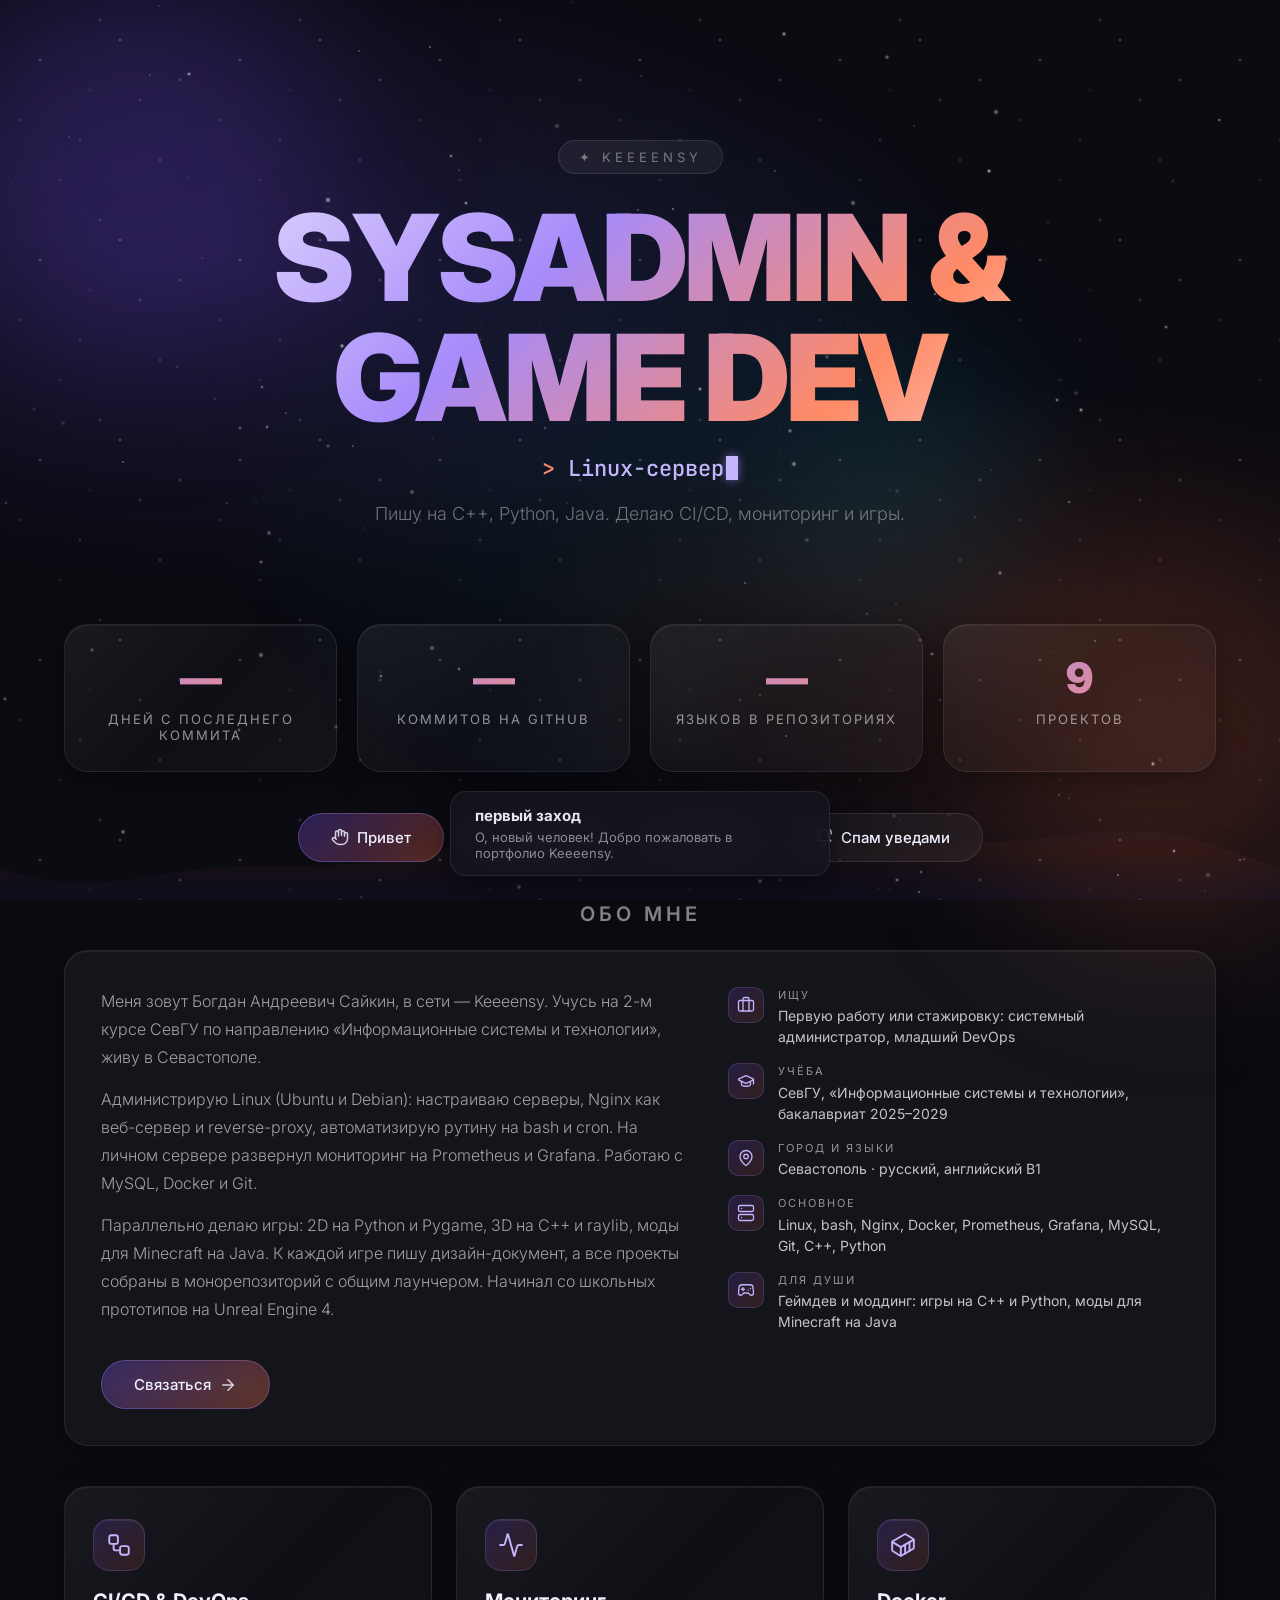
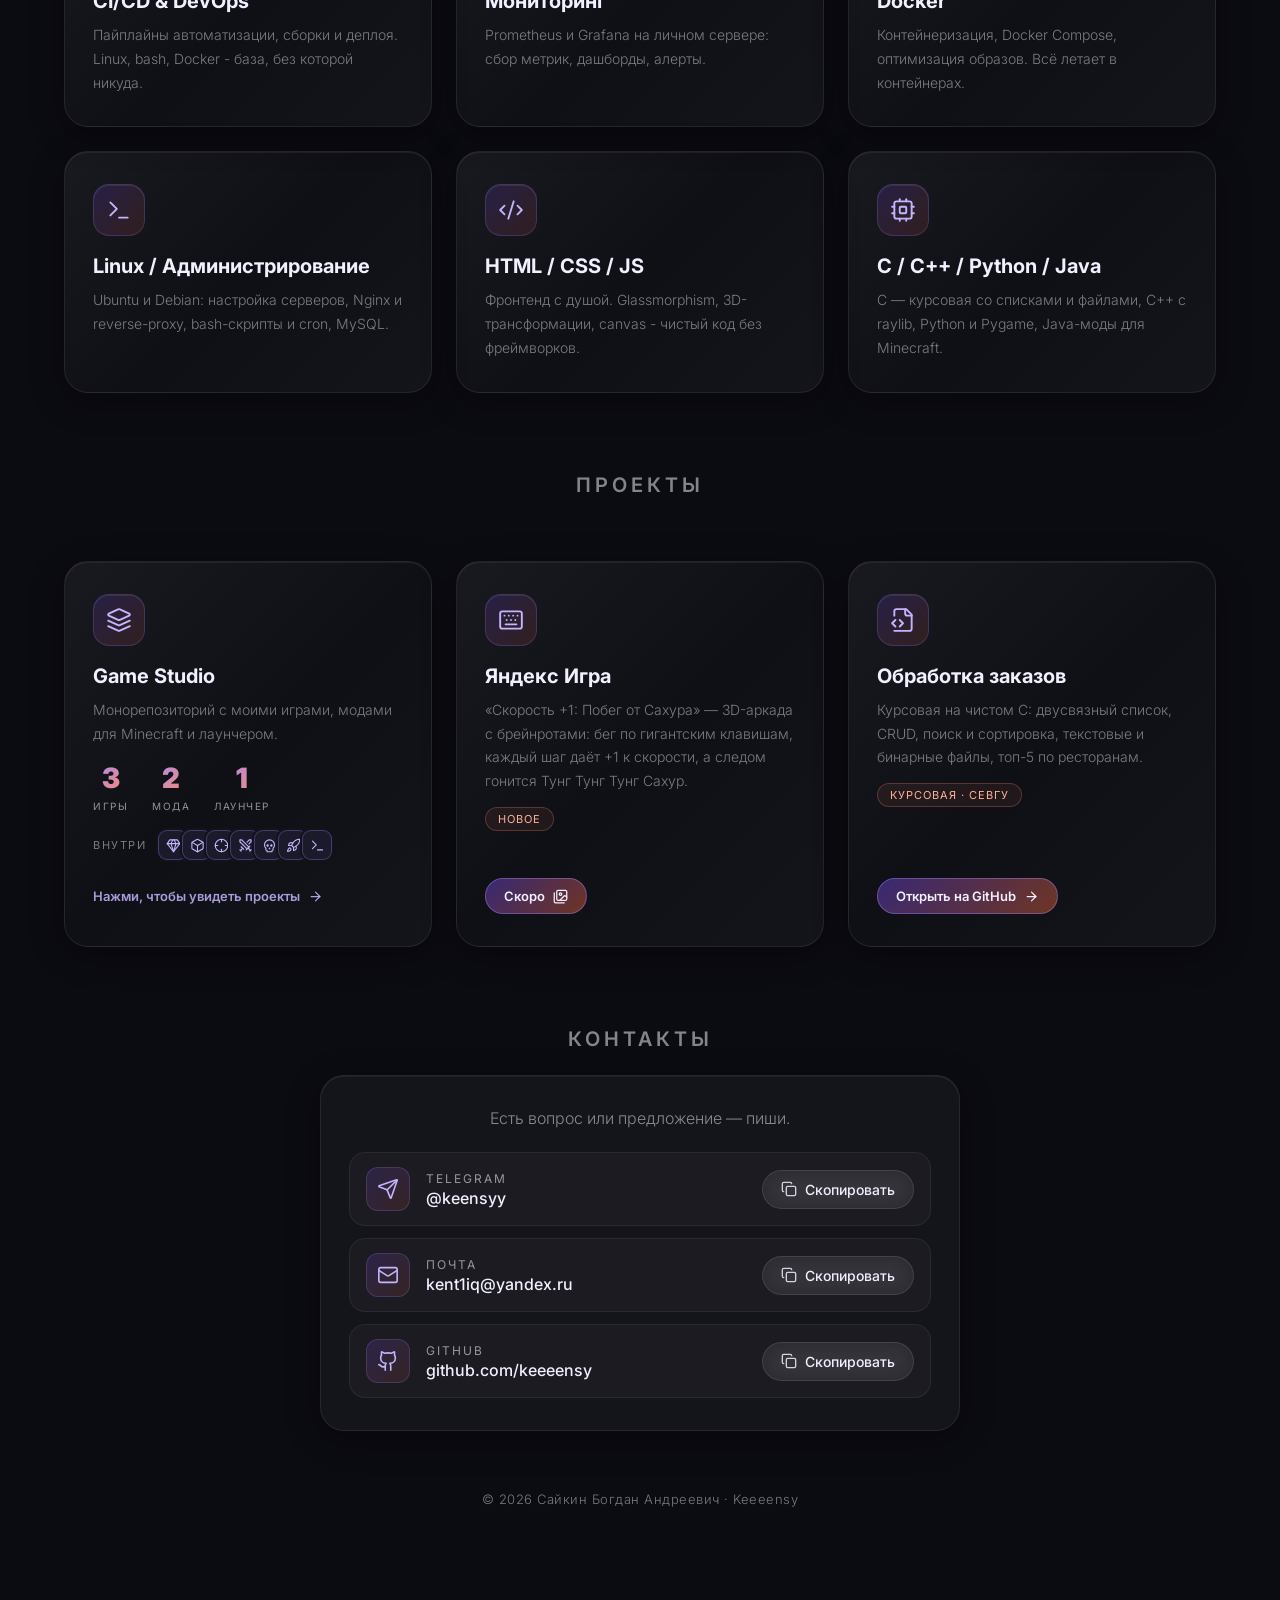
<file: index.html>
<!DOCTYPE html><html lang="ru"><head><meta charset="UTF-8"><meta name="viewport" content="width=device-width,initial-scale=1"><title>Сайкин Богдан Андреевич — Keeeensy · Sysadmin &amp; Game Dev</title><meta name="description" content="Сайкин Богдан Андреевич (Keeeensy) — студент СевГУ из Севастополя. Начинающий сисадмин и геймдев: Linux, Nginx, Docker, Prometheus + Grafana; игры на C++ и Python, моды для Minecraft."><meta name="author" content="Сайкин Богдан Андреевич"><meta name="theme-color" content="#0b0b12"><link rel="icon" href="favicon.svg" type="image/svg+xml"><link rel="canonical" href="https://keeeensy.github.io/"><meta property="og:type" content="website"><meta property="og:url" content="https://keeeensy.github.io/"><meta property="og:title" content="Сайкин Богдан Андреевич — Keeeensy · Sysadmin &amp; Game Dev"><meta property="og:description" content="Сайкин Богдан Андреевич (Keeeensy) — студент СевГУ из Севастополя. Начинающий сисадмин и геймдев: Linux, Nginx, Docker, Prometheus + Grafana; игры на C++ и Python, моды для Minecraft."><meta property="og:locale" content="ru_RU"><meta property="og:image" content="https://keeeensy.github.io/og-image.png"><meta property="og:image:width" content="1200"><meta property="og:image:height" content="630"><meta property="og:image:alt" content="Keeeensy — Sysadmin &amp; Game Dev"><meta name="twitter:card" content="summary_large_image"><script type="application/ld+json">{
    "@context": "https://schema.org",
    "@type": "Person",
    "name": "Сайкин Богдан Андреевич",
    "givenName": "Богдан",
    "additionalName": "Андреевич",
    "familyName": "Сайкин",
    "alternateName": ["Богдан Сайкин", "Keeeensy"],
    "url": "https://keeeensy.github.io/",
    "image": "https://keeeensy.github.io/og-image.png",
    "description": "Студент СевГУ из Севастополя. Начинающий системный администратор и разработчик игр.",
    "jobTitle": "Начинающий системный администратор и разработчик игр",
    "homeLocation": { "@type": "Place", "name": "Севастополь" },
    "affiliation": {
      "@type": "CollegeOrUniversity",
      "name": "Севастопольский государственный университет",
      "alternateName": "СевГУ"
    },
    "knowsAbout": ["Linux", "Nginx", "Docker", "Prometheus", "Grafana", "C++", "Python", "Java", "Разработка игр"],
    "sameAs": ["https://github.com/keeeensy", "https://t.me/keensyy"]
  }</script><link rel="preconnect" href="https://fonts.googleapis.com"><link rel="preconnect" href="https://fonts.gstatic.com" crossorigin><link rel="stylesheet" href="https://fonts.googleapis.com/css2?family=Inter:wght@300;400;600;700;900&family=JetBrains+Mono:wght@400;500&display=swap" media="print" onload='this.media="all"'><noscript><link rel="stylesheet" href="https://fonts.googleapis.com/css2?family=Inter:wght@300;400;600;700;900&family=JetBrains+Mono:wght@400;500&display=swap"></noscript><link rel="stylesheet" href="style.css"></head><body><div class="orb orb-1"></div><div class="orb orb-2"></div><div class="orb orb-3"></div><div class="grid-bg"></div><div class="bg"></div><canvas id="waveCanvas"></canvas><canvas id="starsCanvas"></canvas><canvas id="meteorCanvas"></canvas><div class="toast-container" id="toastContainer"></div><div class="easter-egg-window" id="eggWindow"><h2 id="eggTitle">СЕКРЕТКА</h2><p id="eggBody">Ты нашёл пасхалку.</p><button class="btn" onclick="closeEgg()">Закрыть</button></div><div class="container"><header class="reveal"><div class="badge"><span class="badge-star">✦</span> Keeeensy</div><h1>SYSADMIN &amp;<br>GAME DEV</h1><div class="typer"><span class="sr-only">Стек: Linux-серверы и bash, Nginx и reverse-proxy, Docker и Docker Compose, CI/CD пайплайны, Prometheus + Grafana, C++ · raylib · 3D, Python · Pygame, Java · моды на Fabric.</span><span class="typer-prompt" aria-hidden="true">&gt;</span> <span id="typerText" aria-hidden="true"></span><span class="typer-cursor" aria-hidden="true"></span></div><p>Пишу на C++, Python, Java. Делаю CI/CD, мониторинг и игры.</p></header><div class="stats reveal"><div class="glass stat-card" data-tilt><div class="number" id="ghLastCommit">0</div><div class="label" id="ghLastCommitLabel">дней с последнего коммита</div></div><div class="glass stat-card" data-tilt><div class="number" id="ghCommits">0</div><div class="label">коммитов на GitHub</div></div><div class="glass stat-card" data-tilt><div class="number" id="ghLangs">0</div><div class="label">языков в репозиториях</div></div><div class="glass stat-card" data-tilt><div class="number" id="projectCount" data-count="9">0</div><div class="label">проектов</div></div></div><div class="actions reveal"><button class="btn btn-primary" onclick="randomToast()"><svg aria-hidden="true" xmlns="http://www.w3.org/2000/svg" viewBox="0 0 24 24" fill="none" stroke="currentColor" stroke-width="2" stroke-linecap="round" stroke-linejoin="round"><path d="M18 11V6a2 2 0 0 0-2-2a2 2 0 0 0-2 2"/><path d="M14 10V4a2 2 0 0 0-2-2a2 2 0 0 0-2 2v2"/><path d="M10 10.5V6a2 2 0 0 0-2-2a2 2 0 0 0-2 2v8"/><path d="M18 8a2 2 0 1 1 4 0v6a8 8 0 0 1-8 8h-2c-2.8 0-4.5-.86-5.99-2.34l-3.6-3.6a2 2 0 0 1 2.83-2.82L7 15"/></svg> Привет</button> <button class="btn" onclick="showEggHint()"><svg aria-hidden="true" xmlns="http://www.w3.org/2000/svg" viewBox="0 0 24 24" fill="none" stroke="currentColor" stroke-width="2" stroke-linecap="round" stroke-linejoin="round"><path d="M9.937 15.5A2 2 0 0 0 8.5 14.063l-6.135-1.582a.5.5 0 0 1 0-.962L8.5 9.936A2 2 0 0 0 9.937 8.5l1.582-6.135a.5.5 0 0 1 .963 0L14.063 8.5A2 2 0 0 0 15.5 9.937l6.135 1.581a.5.5 0 0 1 0 .964L15.5 14.063a2 2 0 0 0-1.437 1.437l-1.582 6.135a.5.5 0 0 1-.963 0z"/><path d="M20 3v4"/><path d="M22 5h-4"/><path d="M4 17v2"/><path d="M5 18H3"/></svg> Пасхалка</button> <a class="btn" href="https://github.com/keeeensy" target="_blank" rel="noopener"><svg aria-hidden="true" xmlns="http://www.w3.org/2000/svg" viewBox="0 0 24 24" fill="none" stroke="currentColor" stroke-width="2" stroke-linecap="round" stroke-linejoin="round"><path d="M15 22v-4a4.8 4.8 0 0 0-1-3.5c3 0 6-2 6-5.5.08-1.25-.27-2.48-1-3.5.28-1.15.28-2.35 0-3.5 0 0-1 0-3 1.5-2.64-.5-5.36-.5-8 0C6 2 5 2 5 2c-.3 1.15-.3 2.35 0 3.5A5.403 5.403 0 0 0 4 9c0 3.5 3 5.5 6 5.5-.39.49-.68 1.05-.85 1.65-.17.6-.22 1.23-.15 1.85v4"/><path d="M9 18c-4.51 2-5-2-7-2"/></svg> GitHub</a> <button class="btn" onclick="spamToasts()"><svg aria-hidden="true" xmlns="http://www.w3.org/2000/svg" viewBox="0 0 24 24" fill="none" stroke="currentColor" stroke-width="2" stroke-linecap="round" stroke-linejoin="round"><path d="M6 8a6 6 0 0 1 12 0c0 7 3 9 3 9H3s3-2 3-9"/><path d="M10.3 21a1.94 1.94 0 0 0 3.4 0"/><path d="M4 2C2.8 3.7 2 5.7 2 8"/><path d="M22 8c0-2.3-.8-4.3-2-6"/></svg> Спам уведами</button></div><section class="reveal section" id="about"><h2 class="section-title">обо мне</h2><div class="glass about-card"><div class="about-text"><p>Меня зовут Богдан Андреевич Сайкин, в сети — Keeeensy. Учусь на 2-м курсе СевГУ по направлению «Информационные системы и технологии», живу в Севастополе.</p><p>Администрирую Linux (Ubuntu и Debian): настраиваю серверы, Nginx как веб-сервер и reverse-proxy, автоматизирую рутину на bash и cron. На личном сервере развернул мониторинг на Prometheus и Grafana. Работаю с MySQL, Docker и Git.</p><p>Параллельно делаю игры: 2D на Python и Pygame, 3D на C++ и raylib, моды для Minecraft на Java. К каждой игре пишу дизайн-документ, а все проекты собраны в монорепозиторий с общим лаунчером. Начинал со школьных прототипов на Unreal Engine 4.</p></div><ul class="about-facts"><li><span class="about-fact-icon"><svg aria-hidden="true" xmlns="http://www.w3.org/2000/svg" viewBox="0 0 24 24" fill="none" stroke="currentColor" stroke-width="2" stroke-linecap="round" stroke-linejoin="round"><path d="M16 20V4a2 2 0 0 0-2-2h-4a2 2 0 0 0-2 2v16"/><rect width="20" height="14" x="2" y="6" rx="2"/></svg></span><div><div class="about-fact-label">Ищу</div>Первую работу или стажировку: системный администратор, младший DevOps</div></li><li><span class="about-fact-icon"><svg aria-hidden="true" xmlns="http://www.w3.org/2000/svg" viewBox="0 0 24 24" fill="none" stroke="currentColor" stroke-width="2" stroke-linecap="round" stroke-linejoin="round"><path d="M21.42 10.922a1 1 0 0 0-.019-1.838L12.83 5.18a2 2 0 0 0-1.66 0L2.6 9.08a1 1 0 0 0 0 1.832l8.57 3.908a2 2 0 0 0 1.66 0z"/><path d="M22 10v6"/><path d="M6 12.5V16a6 3 0 0 0 12 0v-3.5"/></svg></span><div><div class="about-fact-label">Учёба</div>СевГУ, «Информационные системы и технологии», бакалавриат 2025–2029</div></li><li><span class="about-fact-icon"><svg aria-hidden="true" xmlns="http://www.w3.org/2000/svg" viewBox="0 0 24 24" fill="none" stroke="currentColor" stroke-width="2" stroke-linecap="round" stroke-linejoin="round"><path d="M20 10c0 4.993-5.539 10.193-7.399 11.799a1 1 0 0 1-1.202 0C9.539 20.193 4 14.993 4 10a8 8 0 0 1 16 0"/><circle cx="12" cy="10" r="3"/></svg></span><div><div class="about-fact-label">Город и языки</div>Севастополь · русский, английский B1</div></li><li><span class="about-fact-icon"><svg aria-hidden="true" xmlns="http://www.w3.org/2000/svg" viewBox="0 0 24 24" fill="none" stroke="currentColor" stroke-width="2" stroke-linecap="round" stroke-linejoin="round"><rect width="20" height="8" x="2" y="2" rx="2" ry="2"/><rect width="20" height="8" x="2" y="14" rx="2" ry="2"/><line x1="6" x2="6.01" y1="6" y2="6"/><line x1="6" x2="6.01" y1="18" y2="18"/></svg></span><div><div class="about-fact-label">Основное</div>Linux, bash, Nginx, Docker, Prometheus, Grafana, MySQL, Git, C++, Python</div></li><li><span class="about-fact-icon"><svg aria-hidden="true" xmlns="http://www.w3.org/2000/svg" viewBox="0 0 24 24" fill="none" stroke="currentColor" stroke-width="2" stroke-linecap="round" stroke-linejoin="round"><line x1="6" x2="10" y1="11" y2="11"/><line x1="8" x2="8" y1="9" y2="13"/><line x1="15" x2="15.01" y1="12" y2="12"/><line x1="18" x2="18.01" y1="10" y2="10"/><path d="M17.32 5H6.68a4 4 0 0 0-3.978 3.59c-.006.052-.01.101-.017.152C2.604 9.416 2 14.456 2 16a3 3 0 0 0 3 3c1 0 1.5-.5 2-1l1.414-1.414A2 2 0 0 1 9.828 16h4.344a2 2 0 0 1 1.414.586L17 18c.5.5 1 1 2 1a3 3 0 0 0 3-3c0-1.545-.604-6.584-.685-7.258-.007-.05-.011-.1-.017-.151A4 4 0 0 0 17.32 5z"/></svg></span><div><div class="about-fact-label">Для души</div>Геймдев и моддинг: игры на C++ и Python, моды для Minecraft на Java</div></li></ul><a class="btn btn-primary about-cta" href="#contacts">Связаться <svg aria-hidden="true" xmlns="http://www.w3.org/2000/svg" viewBox="0 0 24 24" fill="none" stroke="currentColor" stroke-width="2" stroke-linecap="round" stroke-linejoin="round"><path d="M5 12h14"/><path d="m12 5 7 7-7 7"/></svg></a></div></section><div class="cards-grid reveal"><div class="glass card" data-tilt><div class="card-glow"></div><span class="icon"><svg aria-hidden="true" xmlns="http://www.w3.org/2000/svg" viewBox="0 0 24 24" fill="none" stroke="currentColor" stroke-width="2" stroke-linecap="round" stroke-linejoin="round"><rect width="8" height="8" x="3" y="3" rx="2"/><path d="M7 11v4a2 2 0 0 0 2 2h4"/><rect width="8" height="8" x="13" y="13" rx="2"/></svg></span><h3>CI/CD & DevOps</h3><p>Пайплайны автоматизации, сборки и деплоя. Linux, bash, Docker - база, без которой никуда.</p></div><div class="glass card" data-tilt><div class="card-glow"></div><span class="icon"><svg aria-hidden="true" xmlns="http://www.w3.org/2000/svg" viewBox="0 0 24 24" fill="none" stroke="currentColor" stroke-width="2" stroke-linecap="round" stroke-linejoin="round"><path d="M22 12h-2.48a2 2 0 0 0-1.93 1.46l-2.35 8.36a.25.25 0 0 1-.48 0L9.24 2.18a.25.25 0 0 0-.48 0l-2.35 8.36A2 2 0 0 1 4.49 12H2"/></svg></span><h3>Мониторинг</h3><p>Prometheus и Grafana на личном сервере: сбор метрик, дашборды, алерты.</p></div><div class="glass card" data-tilt><div class="card-glow"></div><span class="icon"><svg aria-hidden="true" xmlns="http://www.w3.org/2000/svg" viewBox="0 0 24 24" fill="none" stroke="currentColor" stroke-width="2" stroke-linecap="round" stroke-linejoin="round"><path d="M22 7.7c0-.6-.4-1.2-.8-1.5l-6.3-3.9a1.72 1.72 0 0 0-1.7 0l-10.3 6c-.5.2-.9.8-.9 1.4v6.6c0 .5.4 1.2.8 1.5l6.3 3.9a1.72 1.72 0 0 0 1.7 0l10.3-6c.5-.3.9-1 .9-1.5Z"/><path d="M10 21.9V14L2.1 9.1"/><path d="m10 14 11.9-6.9"/><path d="M14 19.8v-8.1"/><path d="M18 17.5V9.4"/></svg></span><h3>Docker</h3><p>Контейнеризация, Docker Compose, оптимизация образов. Всё летает в контейнерах.</p></div><div class="glass card" data-tilt><div class="card-glow"></div><span class="icon"><svg aria-hidden="true" xmlns="http://www.w3.org/2000/svg" viewBox="0 0 24 24" fill="none" stroke="currentColor" stroke-width="2" stroke-linecap="round" stroke-linejoin="round"><polyline points="4 17 10 11 4 5"/><line x1="12" x2="20" y1="19" y2="19"/></svg></span><h3>Linux / Администрирование</h3><p>Ubuntu и Debian: настройка серверов, Nginx и reverse-proxy, bash-скрипты и cron, MySQL.</p></div><div class="glass card" data-tilt><div class="card-glow"></div><span class="icon"><svg aria-hidden="true" xmlns="http://www.w3.org/2000/svg" viewBox="0 0 24 24" fill="none" stroke="currentColor" stroke-width="2" stroke-linecap="round" stroke-linejoin="round"><path d="m18 16 4-4-4-4"/><path d="m6 8-4 4 4 4"/><path d="m14.5 4-5 16"/></svg></span><h3>HTML / CSS / JS</h3><p>Фронтенд с душой. Glassmorphism, 3D-трансформации, canvas - чистый код без фреймворков.</p></div><div class="glass card" data-tilt><div class="card-glow"></div><span class="icon"><svg aria-hidden="true" xmlns="http://www.w3.org/2000/svg" viewBox="0 0 24 24" fill="none" stroke="currentColor" stroke-width="2" stroke-linecap="round" stroke-linejoin="round"><rect width="16" height="16" x="4" y="4" rx="2"/><rect width="6" height="6" x="9" y="9" rx="1"/><path d="M15 2v2"/><path d="M15 20v2"/><path d="M2 15h2"/><path d="M2 9h2"/><path d="M20 15h2"/><path d="M20 9h2"/><path d="M9 2v2"/><path d="M9 20v2"/></svg></span><h3>C / C++ / Python / Java</h3><p>C — курсовая со списками и файлами, C++ с raylib, Python и Pygame, Java-моды для Minecraft.</p></div></div><div class="reveal section"><h2 class="section-title">проекты</h2><div class="cards-grid"><div class="glass card card-studio" data-tilt id="studioCard" role="button" tabindex="0" aria-haspopup="dialog" aria-controls="orbit" aria-label="Keeeensy Game Studio — показать 7 проектов"><div class="card-glow"></div><span class="icon"><svg aria-hidden="true" xmlns="http://www.w3.org/2000/svg" viewBox="0 0 24 24" fill="none" stroke="currentColor" stroke-width="2" stroke-linecap="round" stroke-linejoin="round"><path d="m12.83 2.18a2 2 0 0 0-1.66 0L2.6 6.08a1 1 0 0 0 0 1.83l8.58 3.91a2 2 0 0 0 1.66 0l8.58-3.9a1 1 0 0 0 0-1.83Z"/><path d="m22 17.65-9.17 4.16a2 2 0 0 1-1.66 0L2 17.65"/><path d="m22 12.65-9.17 4.16a2 2 0 0 1-1.66 0L2 12.65"/></svg></span><h3>Game Studio</h3><p>Монорепозиторий с моими играми, модами для Minecraft и лаунчером.</p><div class="studio-stats"><div><b>3</b><span>игры</span></div><div><b>2</b><span>мода</span></div><div><b>1</b><span>лаунчер</span></div></div><div class="featured-inside"><span>Внутри</span><div class="inside-icons"><span><svg aria-hidden="true" xmlns="http://www.w3.org/2000/svg" viewBox="0 0 24 24" fill="none" stroke="currentColor" stroke-width="2" stroke-linecap="round" stroke-linejoin="round"><path d="M6 3h12l4 6-10 13L2 9Z"/><path d="M11 3 8 9l4 13 4-13-3-6"/><path d="M2 9h20"/></svg></span><span><svg aria-hidden="true" xmlns="http://www.w3.org/2000/svg" viewBox="0 0 24 24" fill="none" stroke="currentColor" stroke-width="2" stroke-linecap="round" stroke-linejoin="round"><path d="M21 8a2 2 0 0 0-1-1.73l-7-4a2 2 0 0 0-2 0l-7 4A2 2 0 0 0 3 8v8a2 2 0 0 0 1 1.73l7 4a2 2 0 0 0 2 0l7-4A2 2 0 0 0 21 16Z"/><path d="m3.3 7 8.7 5 8.7-5"/><path d="M12 22V12"/></svg></span><span><svg aria-hidden="true" xmlns="http://www.w3.org/2000/svg" viewBox="0 0 24 24" fill="none" stroke="currentColor" stroke-width="2" stroke-linecap="round" stroke-linejoin="round"><circle cx="12" cy="12" r="10"/><line x1="22" x2="18" y1="12" y2="12"/><line x1="6" x2="2" y1="12" y2="12"/><line x1="12" x2="12" y1="6" y2="2"/><line x1="12" x2="12" y1="22" y2="18"/></svg></span><span><svg aria-hidden="true" xmlns="http://www.w3.org/2000/svg" viewBox="0 0 24 24" fill="none" stroke="currentColor" stroke-width="2" stroke-linecap="round" stroke-linejoin="round"><polyline points="14.5 17.5 3 6 3 3 6 3 17.5 14.5"/><line x1="13" x2="19" y1="19" y2="13"/><line x1="16" x2="20" y1="16" y2="20"/><line x1="19" x2="21" y1="21" y2="19"/><polyline points="14.5 6.5 18 3 21 3 21 6 17.5 9.5"/><line x1="5" x2="9" y1="14" y2="18"/><line x1="7" x2="4" y1="17" y2="20"/><line x1="3" x2="5" y1="19" y2="21"/></svg></span><span><svg aria-hidden="true" xmlns="http://www.w3.org/2000/svg" viewBox="0 0 24 24" fill="none" stroke="currentColor" stroke-width="2" stroke-linecap="round" stroke-linejoin="round"><path d="m12.5 17-.5-1-.5 1h1z"/><path d="M15 22a1 1 0 0 0 1-1v-1a2 2 0 0 0 1.56-3.25 8 8 0 1 0-11.12 0A2 2 0 0 0 8 20v1a1 1 0 0 0 1 1z"/><circle cx="15" cy="12" r="1"/><circle cx="9" cy="12" r="1"/></svg></span><span><svg aria-hidden="true" xmlns="http://www.w3.org/2000/svg" viewBox="0 0 24 24" fill="none" stroke="currentColor" stroke-width="2" stroke-linecap="round" stroke-linejoin="round"><path d="M4.5 16.5c-1.5 1.26-2 5-2 5s3.74-.5 5-2c.71-.84.7-2.13-.09-2.91a2.18 2.18 0 0 0-2.91-.09z"/><path d="m12 15-3-3a22 22 0 0 1 2-3.95A12.88 12.88 0 0 1 22 2c0 2.72-.78 7.5-6 11a22.35 22.35 0 0 1-4 2z"/><path d="M9 12H4s.55-3.03 2-4c1.62-1.08 5 0 5 0"/><path d="M12 15v5s3.03-.55 4-2c1.08-1.62 0-5 0-5"/></svg></span><span><svg aria-hidden="true" xmlns="http://www.w3.org/2000/svg" viewBox="0 0 24 24" fill="none" stroke="currentColor" stroke-width="2" stroke-linecap="round" stroke-linejoin="round"><polyline points="4 17 10 11 4 5"/><line x1="12" x2="20" y1="19" y2="19"/></svg></span></div></div><div class="studio-action"><span class="studio-hint">Нажми, чтобы увидеть проекты <svg aria-hidden="true" xmlns="http://www.w3.org/2000/svg" viewBox="0 0 24 24" fill="none" stroke="currentColor" stroke-width="2" stroke-linecap="round" stroke-linejoin="round"><path d="M5 12h14"/><path d="m12 5 7 7-7 7"/></svg></span><a class="card-cta studio-github" href="https://github.com/keeeensy/keeeensy-game-studio" target="_blank" rel="noopener" tabindex="-1">Открыть на GitHub <svg aria-hidden="true" xmlns="http://www.w3.org/2000/svg" viewBox="0 0 24 24" fill="none" stroke="currentColor" stroke-width="2" stroke-linecap="round" stroke-linejoin="round"><path d="M5 12h14"/><path d="m12 5 7 7-7 7"/></svg></a></div></div><div class="glass card card-has-cta" data-tilt><div class="card-glow"></div><span class="icon"><svg aria-hidden="true" xmlns="http://www.w3.org/2000/svg" viewBox="0 0 24 24" fill="none" stroke="currentColor" stroke-width="2" stroke-linecap="round" stroke-linejoin="round"><path d="M10 8h.01"/><path d="M12 12h.01"/><path d="M14 8h.01"/><path d="M16 12h.01"/><path d="M18 8h.01"/><path d="M6 8h.01"/><path d="M7 16h10"/><path d="M8 12h.01"/><rect width="20" height="16" x="2" y="4" rx="2"/></svg></span><h3>Яндекс Игра</h3><p>«Скорость +1: Побег от Сахура» — 3D-аркада с брейнротами: бег по гигантским клавишам, каждый шаг даёт +1 к скорости, а следом гонится Тунг Тунг Тунг Сахур.</p><span class="card-tag">новое</span> <button class="card-cta card-cta-soon" type="button" id="galleryOpen" aria-haspopup="dialog" aria-controls="gallery">Скоро <svg aria-hidden="true" xmlns="http://www.w3.org/2000/svg" viewBox="0 0 24 24" fill="none" stroke="currentColor" stroke-width="2" stroke-linecap="round" stroke-linejoin="round"><path d="M18 22H4a2 2 0 0 1-2-2V6"/><path d="m22 13-1.296-1.296a2.41 2.41 0 0 0-3.408 0L11 18"/><circle cx="12" cy="8" r="2"/><rect width="16" height="16" x="6" y="2" rx="2"/></svg></button></div><a class="glass card card-has-cta" data-tilt href="https://github.com/keeeensy/delivery-orders-c" target="_blank" rel="noopener"><div class="card-glow"></div><span class="icon"><svg aria-hidden="true" xmlns="http://www.w3.org/2000/svg" viewBox="0 0 24 24" fill="none" stroke="currentColor" stroke-width="2" stroke-linecap="round" stroke-linejoin="round"><path d="M4 22h14a2 2 0 0 0 2-2V7l-5-5H6a2 2 0 0 0-2 2v4"/><path d="M14 2v4a2 2 0 0 0 2 2h4"/><path d="m5 12-3 3 3 3"/><path d="m9 18 3-3-3-3"/></svg></span><h3>Обработка заказов</h3><p>Курсовая на чистом C: двусвязный список, CRUD, поиск и сортировка, текстовые и бинарные файлы, топ-5 по ресторанам.</p><span class="card-tag">курсовая · СевГУ</span> <span class="card-cta">Открыть на GitHub <svg aria-hidden="true" xmlns="http://www.w3.org/2000/svg" viewBox="0 0 24 24" fill="none" stroke="currentColor" stroke-width="2" stroke-linecap="round" stroke-linejoin="round"><path d="M5 12h14"/><path d="m12 5 7 7-7 7"/></svg></span></a></div></div><section class="reveal section" id="contacts"><h2 class="section-title">контакты</h2><div class="glass contact-card"><p class="contact-lead">Есть вопрос или предложение — пиши.</p><ul class="contact-list"><li class="contact-item"><span class="contact-icon"><svg aria-hidden="true" xmlns="http://www.w3.org/2000/svg" viewBox="0 0 24 24" fill="none" stroke="currentColor" stroke-width="2" stroke-linecap="round" stroke-linejoin="round"><path d="M14.536 21.686a.5.5 0 0 0 .937-.024l6.5-19a.496.496 0 0 0-.635-.635l-19 6.5a.5.5 0 0 0-.024.937l7.93 3.18a2 2 0 0 1 1.112 1.11z"/><path d="m21.854 2.147-10.94 10.939"/></svg></span><div class="contact-info"><div class="contact-label">Telegram</div><a href="https://t.me/keensyy" target="_blank" rel="noopener">@keensyy</a></div><button class="btn btn-small" data-copy="https://t.me/keensyy" aria-label="Скопировать ссылку на Telegram"><svg aria-hidden="true" xmlns="http://www.w3.org/2000/svg" viewBox="0 0 24 24" fill="none" stroke="currentColor" stroke-width="2" stroke-linecap="round" stroke-linejoin="round"><rect width="14" height="14" x="8" y="8" rx="2" ry="2"/><path d="M4 16c-1.1 0-2-.9-2-2V4c0-1.1.9-2 2-2h10c1.1 0 2 .9 2 2"/></svg> Скопировать</button></li><li class="contact-item"><span class="contact-icon"><svg aria-hidden="true" xmlns="http://www.w3.org/2000/svg" viewBox="0 0 24 24" fill="none" stroke="currentColor" stroke-width="2" stroke-linecap="round" stroke-linejoin="round"><rect width="20" height="16" x="2" y="4" rx="2"/><path d="m22 7-8.97 5.7a1.94 1.94 0 0 1-2.06 0L2 7"/></svg></span><div class="contact-info"><div class="contact-label">Почта</div><a href="mailto:kent1iq@yandex.ru">kent1iq@yandex.ru</a></div><button class="btn btn-small" data-copy="kent1iq@yandex.ru" aria-label="Скопировать email"><svg aria-hidden="true" xmlns="http://www.w3.org/2000/svg" viewBox="0 0 24 24" fill="none" stroke="currentColor" stroke-width="2" stroke-linecap="round" stroke-linejoin="round"><rect width="14" height="14" x="8" y="8" rx="2" ry="2"/><path d="M4 16c-1.1 0-2-.9-2-2V4c0-1.1.9-2 2-2h10c1.1 0 2 .9 2 2"/></svg> Скопировать</button></li><li class="contact-item"><span class="contact-icon"><svg aria-hidden="true" xmlns="http://www.w3.org/2000/svg" viewBox="0 0 24 24" fill="none" stroke="currentColor" stroke-width="2" stroke-linecap="round" stroke-linejoin="round"><path d="M15 22v-4a4.8 4.8 0 0 0-1-3.5c3 0 6-2 6-5.5.08-1.25-.27-2.48-1-3.5.28-1.15.28-2.35 0-3.5 0 0-1 0-3 1.5-2.64-.5-5.36-.5-8 0C6 2 5 2 5 2c-.3 1.15-.3 2.35 0 3.5A5.403 5.403 0 0 0 4 9c0 3.5 3 5.5 6 5.5-.39.49-.68 1.05-.85 1.65-.17.6-.22 1.23-.15 1.85v4"/><path d="M9 18c-4.51 2-5-2-7-2"/></svg></span><div class="contact-info"><div class="contact-label">GitHub</div><a href="https://github.com/keeeensy" target="_blank" rel="noopener">github.com/keeeensy</a></div><button class="btn btn-small" data-copy="https://github.com/keeeensy" aria-label="Скопировать ссылку на GitHub"><svg aria-hidden="true" xmlns="http://www.w3.org/2000/svg" viewBox="0 0 24 24" fill="none" stroke="currentColor" stroke-width="2" stroke-linecap="round" stroke-linejoin="round"><rect width="14" height="14" x="8" y="8" rx="2" ry="2"/><path d="M4 16c-1.1 0-2-.9-2-2V4c0-1.1.9-2 2-2h10c1.1 0 2 .9 2 2"/></svg> Скопировать</button></li></ul></div></section><footer class="reveal">© 2026 Сайкин Богдан Андреевич · Keeeensy</footer><div class="orbit" id="orbit" role="dialog" aria-modal="true" aria-label="Проекты Keeeensy Game Studio" hidden><div class="orbit-backdrop" data-orbit-close></div><button class="orbit-close" type="button" aria-label="Закрыть" data-orbit-close><svg aria-hidden="true" xmlns="http://www.w3.org/2000/svg" viewBox="0 0 24 24" fill="none" stroke="currentColor" stroke-width="2" stroke-linecap="round" stroke-linejoin="round"><path d="M18 6 6 18"/><path d="m6 6 12 12"/></svg></button><div class="orbit-stage"><div class="orbit-center-wrap"></div><div class="orbit-ring"><a class="orbit-item" href="https://github.com/keeeensy/keeeensy-game-studio/tree/master/gem_hunter" target="_blank" rel="noopener"><span class="orbit-icon"><svg aria-hidden="true" xmlns="http://www.w3.org/2000/svg" viewBox="0 0 24 24" fill="none" stroke="currentColor" stroke-width="2" stroke-linecap="round" stroke-linejoin="round"><path d="M6 3h12l4 6-10 13L2 9Z"/><path d="M11 3 8 9l4 13 4-13-3-6"/><path d="M2 9h20"/></svg></span><span class="orbit-text"><b>Gem Hunter 2D</b><small>Процедурный dungeon crawler</small></span> </a><a class="orbit-item" href="https://github.com/keeeensy/keeeensy-game-studio/tree/master/3d_maze" target="_blank" rel="noopener"><span class="orbit-icon"><svg aria-hidden="true" xmlns="http://www.w3.org/2000/svg" viewBox="0 0 24 24" fill="none" stroke="currentColor" stroke-width="2" stroke-linecap="round" stroke-linejoin="round"><path d="M21 8a2 2 0 0 0-1-1.73l-7-4a2 2 0 0 0-2 0l-7 4A2 2 0 0 0 3 8v8a2 2 0 0 0 1 1.73l7 4a2 2 0 0 0 2 0l7-4A2 2 0 0 0 21 16Z"/><path d="m3.3 7 8.7 5 8.7-5"/><path d="M12 22V12"/></svg></span><span class="orbit-text"><b>Gem Hunter 3D</b><small>3D-лабиринт от первого лица</small></span> </a><a class="orbit-item" href="https://github.com/keeeensy/keeeensy-game-studio/tree/master/zombie_survival" target="_blank" rel="noopener"><span class="orbit-icon"><svg aria-hidden="true" xmlns="http://www.w3.org/2000/svg" viewBox="0 0 24 24" fill="none" stroke="currentColor" stroke-width="2" stroke-linecap="round" stroke-linejoin="round"><circle cx="12" cy="12" r="10"/><line x1="22" x2="18" y1="12" y2="12"/><line x1="6" x2="2" y1="12" y2="12"/><line x1="12" x2="12" y1="6" y2="2"/><line x1="12" x2="12" y1="22" y2="18"/></svg></span><span class="orbit-text"><b>Zombie Survival</b><small>Волновой survival-шутер</small></span> </a><a class="orbit-item" href="https://github.com/keeeensy/keeeensy-game-studio/tree/master/rpg_levels_mod" target="_blank" rel="noopener"><span class="orbit-icon"><svg aria-hidden="true" xmlns="http://www.w3.org/2000/svg" viewBox="0 0 24 24" fill="none" stroke="currentColor" stroke-width="2" stroke-linecap="round" stroke-linejoin="round"><polyline points="14.5 17.5 3 6 3 3 6 3 17.5 14.5"/><line x1="13" x2="19" y1="19" y2="13"/><line x1="16" x2="20" y1="16" y2="20"/><line x1="19" x2="21" y1="21" y2="19"/><polyline points="14.5 6.5 18 3 21 3 21 6 17.5 9.5"/><line x1="5" x2="9" y1="14" y2="18"/><line x1="7" x2="4" y1="17" y2="20"/><line x1="3" x2="5" y1="19" y2="21"/></svg></span><span class="orbit-text"><b>RPG Levels</b><small>Мод: уровни монстров и XP</small></span> </a><a class="orbit-item" href="https://github.com/keeeensy/keeeensy-game-studio/tree/master/death_marker_mod" target="_blank" rel="noopener"><span class="orbit-icon"><svg aria-hidden="true" xmlns="http://www.w3.org/2000/svg" viewBox="0 0 24 24" fill="none" stroke="currentColor" stroke-width="2" stroke-linecap="round" stroke-linejoin="round"><path d="m12.5 17-.5-1-.5 1h1z"/><path d="M15 22a1 1 0 0 0 1-1v-1a2 2 0 0 0 1.56-3.25 8 8 0 1 0-11.12 0A2 2 0 0 0 8 20v1a1 1 0 0 0 1 1z"/><circle cx="15" cy="12" r="1"/><circle cx="9" cy="12" r="1"/></svg></span><span class="orbit-text"><b>Death Marker</b><small>Мод: факел на месте смерти</small></span> </a><a class="orbit-item" href="https://github.com/keeeensy/keeeensy-game-studio/blob/master/launcher.pyw" target="_blank" rel="noopener"><span class="orbit-icon"><svg aria-hidden="true" xmlns="http://www.w3.org/2000/svg" viewBox="0 0 24 24" fill="none" stroke="currentColor" stroke-width="2" stroke-linecap="round" stroke-linejoin="round"><path d="M4.5 16.5c-1.5 1.26-2 5-2 5s3.74-.5 5-2c.71-.84.7-2.13-.09-2.91a2.18 2.18 0 0 0-2.91-.09z"/><path d="m12 15-3-3a22 22 0 0 1 2-3.95A12.88 12.88 0 0 1 22 2c0 2.72-.78 7.5-6 11a22.35 22.35 0 0 1-4 2z"/><path d="M9 12H4s.55-3.03 2-4c1.62-1.08 5 0 5 0"/><path d="M12 15v5s3.03-.55 4-2c1.08-1.62 0-5 0-5"/></svg></span><span class="orbit-text"><b>Лаунчер</b><small>Запуск игр и профилей Minecraft</small></span> </a><a class="orbit-item" href="https://github.com/keeeensy/keeeensy-game-studio/tree/master/minecraft_profiles" target="_blank" rel="noopener"><span class="orbit-icon"><svg aria-hidden="true" xmlns="http://www.w3.org/2000/svg" viewBox="0 0 24 24" fill="none" stroke="currentColor" stroke-width="2" stroke-linecap="round" stroke-linejoin="round"><polyline points="4 17 10 11 4 5"/><line x1="12" x2="20" y1="19" y2="19"/></svg></span><span class="orbit-text"><b>Minecraft Profiles</b><small>Наборы модов одной командой</small></span></a></div></div><p class="orbit-hint">Наведи, чтобы остановить вращение · Esc — закрыть</p></div></div><div class="gallery" id="gallery" role="dialog" aria-modal="true" aria-label="Скриншоты игры «Скорость +1: Побег от Сахура»" hidden><div class="gallery-backdrop" data-gallery-close></div><button class="gallery-close" type="button" aria-label="Закрыть" data-gallery-close><svg aria-hidden="true" xmlns="http://www.w3.org/2000/svg" viewBox="0 0 24 24" fill="none" stroke="currentColor" stroke-width="2" stroke-linecap="round" stroke-linejoin="round"><path d="M18 6 6 18"/><path d="m6 6 12 12"/></svg></button><div class="gallery-body"><div class="gallery-head"><span class="card-tag">скоро в Яндекс Играх</span><h3>Скорость +1: Побег от Сахура</h3></div><div class="gallery-stage"><button class="gallery-nav" type="button" data-step="-1" aria-label="Предыдущий скриншот"><svg aria-hidden="true" xmlns="http://www.w3.org/2000/svg" viewBox="0 0 24 24" fill="none" stroke="currentColor" stroke-width="2" stroke-linecap="round" stroke-linejoin="round"><path d="m15 18-6-6 6-6"/></svg></button><div class="gallery-frame"><img class="gallery-shot is-active" data-src="img/sahur/1-cover.webp" alt="Обложка: «Скорость +1: Побег от Сахура»" width="1600" height="940" decoding="async"> <img class="gallery-shot" data-src="img/sahur/2-menu.webp" alt="Главное меню — персонаж разгоняется на беговой дорожке" width="2560" height="1440" decoding="async"> <img class="gallery-shot" data-src="img/sahur/3-run.webp" alt="Забег по конфетной клавиатуре: каждый шаг даёт +1 к скорости" width="2560" height="1440" decoding="async"> <img class="gallery-shot" data-src="img/sahur/4-checkpoint.webp" alt="Чекпоинт с беговой дорожкой — на ней скорость растёт сама" width="2560" height="1440" decoding="async"> <img class="gallery-shot" data-src="img/sahur/5-collection.webp" alt="Коллекция брейнротов: 16 персонажей пяти редкостей" width="2560" height="1440" decoding="async"></div><button class="gallery-nav" type="button" data-step="1" aria-label="Следующий скриншот"><svg aria-hidden="true" xmlns="http://www.w3.org/2000/svg" viewBox="0 0 24 24" fill="none" stroke="currentColor" stroke-width="2" stroke-linecap="round" stroke-linejoin="round"><path d="m9 18 6-6-6-6"/></svg></button></div><p class="gallery-caption" aria-live="polite"></p><div class="gallery-dots"></div></div></div><script src="script.js"></script></body></html>
</file>
<file: style.css>
*,::after,::before{margin:0;padding:0;box-sizing:border-box}::selection{background:rgba(255,107,53,.6);color:#fff}*{scrollbar-width:none}::-webkit-scrollbar{display:none}html{height:100%}body{min-height:100%;font-family:Inter,sans-serif;background:#0b0b12;color:#e8e8f0;overflow-x:hidden}.bg{position:fixed;inset:0;z-index:0;background:radial-gradient(ellipse 80% 50% at 20% 30%,rgba(120,80,255,.15) 0,transparent 70%),radial-gradient(ellipse 60% 40% at 80% 70%,rgba(255,107,53,.12) 0,transparent 70%),radial-gradient(ellipse 50% 60% at 50% 50%,rgba(0,200,255,.06) 0,transparent 70%)}.bg::before{content:'';position:absolute;inset:0;background:radial-gradient(2px 2px at 20% 30%,rgba(255,255,255,.3) 0,transparent 100%),radial-gradient(2px 2px at 40% 70%,rgba(255,255,255,.2) 0,transparent 100%),radial-gradient(2px 2px at 60% 20%,rgba(255,255,255,.3) 0,transparent 100%),radial-gradient(2px 2px at 80% 80%,rgba(255,255,255,.2) 0,transparent 100%),radial-gradient(2px 2px at 10% 60%,rgba(255,255,255,.15) 0,transparent 100%),radial-gradient(2px 2px at 90% 40%,rgba(255,255,255,.25) 0,transparent 100%),radial-gradient(2px 2px at 50% 10%,rgba(255,255,255,.2) 0,transparent 100%),radial-gradient(2px 2px at 30% 90%,rgba(255,255,255,.15) 0,transparent 100%),radial-gradient(2px 2px at 70% 50%,rgba(255,255,255,.2) 0,transparent 100%),radial-gradient(2px 2px at 45% 45%,rgba(255,255,255,.1) 0,transparent 100%);background-size:200px 200px;animation:twinkle 8s ease-in-out infinite alternate}@keyframes twinkle{0%{opacity:.4;transform:translateY(0)}100%{opacity:1;transform:translateY(-10px)}}.orb{position:fixed;border-radius:50%;filter:blur(80px);z-index:0;pointer-events:none}.orb-1{width:400px;height:400px;background:rgba(120,80,255,.2);top:-5%;left:-5%;animation:orbFloat1 20s ease-in-out infinite}.orb-2{width:350px;height:350px;background:rgba(255,107,53,.15);bottom:-5%;right:-5%;animation:orbFloat2 25s ease-in-out infinite}.orb-3{width:250px;height:250px;background:rgba(0,200,255,.1);top:40%;left:60%;animation:orbFloat3 18s ease-in-out infinite}@keyframes orbFloat1{0%,100%{transform:translate(0,0) scale(1)}33%{transform:translate(80px,60px) scale(1.1)}66%{transform:translate(-40px,100px) scale(.9)}}@keyframes orbFloat2{0%,100%{transform:translate(0,0) scale(1)}33%{transform:translate(-70px,-50px) scale(1.15)}66%{transform:translate(50px,-80px) scale(.85)}}@keyframes orbFloat3{0%,100%{transform:translate(0,0) scale(1)}50%{transform:translate(60px,-60px) scale(1.2)}}.grid-bg{position:fixed;inset:0;z-index:0;background-image:linear-gradient(rgba(255,255,255,.02) 1px,transparent 1px),linear-gradient(90deg,rgba(255,255,255,.02) 1px,transparent 1px);background-size:60px 60px;mask-image:radial-gradient(ellipse 70% 60% at 50% 40%,black 20%,transparent 60%);-webkit-mask-image:radial-gradient(ellipse 70% 60% at 50% 40%,black 20%,transparent 60%)}canvas#waveCanvas{position:fixed;bottom:0;left:0;width:100%;height:120px;z-index:0;pointer-events:none}canvas#starsCanvas{position:fixed;inset:0;width:100%;height:100%;z-index:0;pointer-events:none}canvas#meteorCanvas{position:fixed;inset:0;width:100%;height:100%;z-index:0;pointer-events:none}.container{position:relative;z-index:1;max-width:1200px;margin:0 auto;padding:40px 24px 100px;transform-style:preserve-3d;perspective:1200px;perspective-origin:50% 20%}header{text-align:center;padding:100px 0 60px;transform-style:preserve-3d}header .badge{display:inline-block;padding:8px 20px;border-radius:100px;background:rgba(255,255,255,.06);border:1px solid rgba(255,255,255,.1);backdrop-filter:blur(12px);-webkit-backdrop-filter:blur(12px);font-size:13px;text-transform:uppercase;letter-spacing:4px;color:rgba(255,255,255,.4);margin-bottom:24px;user-select:none;-webkit-user-select:none}.badge-star{display:inline-block;animation:starSparkle 4s ease-in-out infinite}@keyframes starSparkle{0%,100%,70%{opacity:.6;text-shadow:none}75%{opacity:1;text-shadow:0 0 6px rgba(255,255,255,.6),0 0 16px rgba(167,139,250,.4)}82%{opacity:.3}85%{opacity:1;text-shadow:0 0 10px rgba(255,255,255,.8),0 0 24px rgba(167,139,250,.6)}}header h1{font-size:clamp(48px, 10vw, 120px);font-weight:900;line-height:1;letter-spacing:-3px;background:linear-gradient(135deg,#f5f0ff 0,#a78bfa 40%,#ff8a65 70%,#f5f0ff 100%);-webkit-background-clip:text;-webkit-text-fill-color:transparent;background-clip:text;margin-bottom:16px}.typer{font-family:'JetBrains Mono',ui-monospace,Consolas,monospace;font-size:clamp(16px, 2.4vw, 22px);font-weight:500;color:#c4b5fd;min-height:1.6em;margin-bottom:14px}.typer-prompt{color:#ff8a65}.typer-cursor{display:inline-block;width:.55em;height:1.1em;margin-left:2px;vertical-align:-.18em;background:#c4b5fd;box-shadow:0 0 10px rgba(167,139,250,.6);animation:cursorBlink 1s steps(1) infinite}.typer.typing .typer-cursor{animation:none}@keyframes cursorBlink{50%{opacity:0}}header p{font-size:18px;color:rgba(255,255,255,.4);font-weight:300}.glass{background:rgba(255,255,255,.04);backdrop-filter:blur(20px);-webkit-backdrop-filter:blur(20px);border:1px solid rgba(255,255,255,.08);border-radius:24px;box-shadow:0 8px 32px rgba(0,0,0,.4),inset 0 1px 0 rgba(255,255,255,.06);transition:transform .4s cubic-bezier(.23, 1, .32, 1),border-color .4s ease,box-shadow .4s ease;transform-style:preserve-3d}.glass:hover{border-color:rgba(255,255,255,.15);box-shadow:0 16px 48px rgba(0,0,0,.5),inset 0 1px 0 rgba(255,255,255,.1)}.stats{display:grid;grid-template-columns:repeat(auto-fit,minmax(180px,1fr));gap:20px;margin:40px 0;transform-style:preserve-3d}.stat-card{padding:28px 20px;text-align:center;will-change:transform;backface-visibility:hidden;-webkit-backface-visibility:hidden}.stat-card .number{font-size:42px;font-weight:900;background:linear-gradient(135deg,#a78bfa,#ff8a65);-webkit-background-clip:text;-webkit-text-fill-color:transparent;background-clip:text;line-height:1.2}.stat-card .label{font-size:13px;color:rgba(255,255,255,.55);text-transform:uppercase;letter-spacing:2px;margin-top:8px}.actions{display:flex;gap:12px;justify-content:center;flex-wrap:wrap;margin:40px 0;transform-style:preserve-3d}.btn{display:inline-flex;align-items:center;gap:8px;padding:14px 32px;border:1px solid rgba(255,255,255,.1);border-radius:60px;background:rgba(255,255,255,.05);backdrop-filter:blur(12px);-webkit-backdrop-filter:blur(12px);color:#f0f0ff;font-family:Inter,sans-serif;font-size:15px;font-weight:500;cursor:pointer;transition:all .3s ease;user-select:none}.btn svg{width:18px;height:18px;flex-shrink:0;opacity:.85}@media (hover:hover){.btn:hover{background:rgba(255,255,255,.1);border-color:rgba(255,255,255,.2);transform:translateY(-2px);box-shadow:0 8px 30px rgba(100,80,200,.2)}.btn-primary:hover{background:linear-gradient(135deg,rgba(120,80,255,.4),rgba(255,107,53,.4));border-color:rgba(167,139,250,.5)}}.btn:active{transform:translateY(0) scale(.97)}.btn-primary{background:linear-gradient(135deg,rgba(120,80,255,.3),rgba(255,107,53,.3));border-color:rgba(167,139,250,.3)}.cards-grid{display:grid;grid-template-columns:repeat(auto-fit,minmax(280px,1fr));gap:24px;padding:40px 0;transform-style:preserve-3d}.card{padding:32px 28px;cursor:default;position:relative}[data-tilt]{backface-visibility:hidden;-webkit-backface-visibility:hidden;outline:1px solid transparent;isolation:isolate;overflow:hidden;background:linear-gradient(135deg,rgba(255,255,255,.06) 0,rgba(255,255,255,.02) 50%,rgba(255,255,255,.04) 100%);backdrop-filter:none!important;-webkit-backdrop-filter:none!important}a.card{display:block;color:inherit;text-decoration:none;cursor:pointer}a.btn{text-decoration:none}.btn:focus-visible,.card:focus-visible{outline:2px solid rgba(167,139,250,.8);outline-offset:3px}.card>*{position:relative;z-index:1;pointer-events:none}.card .icon{display:flex;align-items:center;justify-content:center;width:52px;height:52px;margin-bottom:18px;border-radius:16px;background:linear-gradient(135deg,rgba(120,80,255,.18),rgba(255,107,53,.12));border:1px solid rgba(167,139,250,.2);box-shadow:inset 0 1px 0 rgba(255,255,255,.08);color:#c4b5fd;transition:color .4s ease,border-color .4s ease,box-shadow .4s ease}.card .icon svg{width:26px;height:26px;stroke-width:1.75}.card:hover .icon{color:#ffb199;border-color:rgba(255,138,101,.35);box-shadow:inset 0 1px 0 rgba(255,255,255,.1),0 0 24px rgba(167,139,250,.25)}.card h3{font-size:20px;font-weight:700;margin-bottom:10px;color:#f0f0ff}.card p{font-size:14px;line-height:1.7;color:rgba(255,255,255,.45);font-weight:300}.card .card-tag,.gallery-head .card-tag{display:inline-block;margin-top:14px;padding:4px 12px;border-radius:100px;font-size:11px;letter-spacing:1px;text-transform:uppercase;color:#ffb199;background:rgba(255,138,101,.08);border:1px solid rgba(255,138,101,.25)}.card .card-glow{position:absolute;width:200px;height:200px;border-radius:50%;background:radial-gradient(circle,rgba(167,139,250,.1) 0,transparent 70%);top:var(--glow-y,50%);left:var(--glow-x,50%);transform:translate(-50%,-50%);pointer-events:none;z-index:0;opacity:0;transition:opacity .6s ease}.card:hover .card-glow{opacity:1}@property --shine-angle{syntax:'<angle>';initial-value:0deg;inherits:false}@media (hover:hover){.card::before{content:'';position:absolute;inset:0;z-index:2;padding:1.5px;border-radius:inherit;background:conic-gradient(from var(--shine-angle),transparent 0deg 250deg,#c4b5fd 300deg,#ff8a65 330deg,transparent 360deg);-webkit-mask:linear-gradient(#000 0 0) content-box,linear-gradient(#000 0 0);-webkit-mask-composite:xor;mask-composite:exclude;opacity:0;transition:opacity .4s ease;pointer-events:none}.card:hover::before{opacity:1;animation:borderShine 2.4s linear infinite}}@keyframes borderShine{to{--shine-angle:360deg}}.card.card-has-cta,.card.card-studio{display:flex;flex-direction:column}.card.card-has-cta>.card-cta,.card.card-has-cta>.card-tag{align-self:flex-start}.card.card-has-cta>.card-cta{margin-top:auto}.card.card-has-cta>.card-tag{margin-bottom:20px}.card.card-studio{cursor:pointer}html.orbit-lock .container{perspective:none;transform-style:flat}html.orbit-lock .reveal{transform:none;opacity:1;transition:none}html.orbit-lock .card-studio{animation:none;opacity:1}html.orbit-lock .cards-grid{transform-style:flat}.card.card-studio.in-orbit{z-index:9001;cursor:default;transition:border-color .4s ease,box-shadow .45s ease}.card.card-studio.in-orbit.is-solid{box-shadow:0 30px 80px rgba(0,0,0,.5),0 0 60px rgba(124,92,255,.22)}.card-studio>.orbit-solid{position:absolute;inset:0;z-index:0;border-radius:inherit;background:linear-gradient(135deg,rgba(34,32,48,.97) 0,rgba(22,22,32,.97) 50%,rgba(28,26,40,.97) 100%);opacity:0;transition:opacity .16s ease}.card-studio.is-solid>.orbit-solid{opacity:1;transition-duration:.2s}.studio-stats{display:flex;gap:24px;margin-top:18px}.studio-stats div{text-align:center}.studio-stats b{display:block;font-size:28px;font-weight:900;line-height:1.1;background:linear-gradient(135deg,#a78bfa,#ff8a65);-webkit-background-clip:text;background-clip:text;color:transparent}.studio-stats span{font-size:10px;letter-spacing:1.5px;text-transform:uppercase;color:rgba(255,255,255,.55)}.card-studio .featured-inside{margin-top:16px}.studio-action{display:grid;margin-top:auto;padding-top:18px}.studio-action>*{grid-area:1/1;align-self:center;justify-self:start;display:inline-flex;align-items:center;gap:8px;font-size:13px;font-weight:600;transition:opacity .35s ease,transform .45s cubic-bezier(.23, 1, .32, 1)}.studio-action svg{width:15px;height:15px;transition:transform .3s ease}.studio-hint{color:rgba(196,181,253,.85)}.card-studio:hover .studio-hint svg{transform:translateX(3px)}.card-cta{display:inline-flex;align-items:center;gap:8px;padding:9px 18px;border-radius:100px;font:600 13px Inter,sans-serif;color:#f0f0ff;text-decoration:none;background:linear-gradient(135deg,rgba(120,80,255,.4),rgba(255,107,53,.4));border:1px solid rgba(167,139,250,.4);cursor:pointer;transition:background .3s ease,box-shadow .3s ease,opacity .35s ease,transform .45s cubic-bezier(.23, 1, .32, 1)}.card-cta svg{width:15px;height:15px;transition:transform .3s ease}.card-cta:hover,a.card:hover .card-cta{background:linear-gradient(135deg,rgba(120,80,255,.6),rgba(255,107,53,.6));box-shadow:0 8px 26px rgba(124,92,255,.35)}.card-cta:hover svg,a.card:hover .card-cta svg{transform:translateX(3px)}.card-cta-soon:hover svg{transform:scale(1.12) rotate(-6deg)}.card .card-cta-soon{pointer-events:auto}.card-cta:focus-visible{outline:2px solid rgba(167,139,250,.8);outline-offset:3px}.studio-github{opacity:0;transform:translateY(8px);pointer-events:none}.card-studio.is-expanded .studio-hint{opacity:0;transform:translateY(-8px)}.card-studio.is-expanded .studio-github{opacity:1;transform:none;pointer-events:auto;transition-delay:0.15s}.featured-inside{display:flex;align-items:center;gap:12px;font-size:11px;letter-spacing:1.5px;text-transform:uppercase;color:rgba(255,255,255,.45)}.inside-icons{display:flex}.inside-icons span{width:30px;height:30px;margin-left:-6px;border-radius:9px;display:grid;place-items:center;color:#c4b5fd;background:#1b1a2b;border:1px solid rgba(167,139,250,.3);box-shadow:0 0 0 2px #12121c;transition:transform .35s cubic-bezier(.23, 1, .32, 1)}.inside-icons span:first-child{margin-left:0}.inside-icons svg{width:15px;height:15px;stroke-width:1.75}.card-studio:hover .inside-icons span{transform:translateY(-4px)}.inside-icons span:nth-child(2){transition-delay:30ms}.inside-icons span:nth-child(3){transition-delay:60ms}.inside-icons span:nth-child(4){transition-delay:90ms}.inside-icons span:nth-child(5){transition-delay:120ms}.inside-icons span:nth-child(6){transition-delay:150ms}.inside-icons span:nth-child(7){transition-delay:180ms}.orbit{position:fixed;inset:0;z-index:9000}.orbit[hidden]{display:none}.orbit-backdrop{position:absolute;inset:0;background:rgba(8,8,14,.6);backdrop-filter:blur(16px) saturate(140%);-webkit-backdrop-filter:blur(16px) saturate(140%);opacity:0;transition:opacity .45s ease}.orbit.is-open .orbit-backdrop{opacity:1}.orbit-close{position:absolute;top:20px;right:20px;z-index:5;width:44px;height:44px;border-radius:50%;display:grid;place-items:center;color:#f0f0ff;background:rgba(255,255,255,.08);border:1px solid rgba(255,255,255,.14);cursor:pointer;opacity:0;transform:scale(.8);transition:opacity .25s ease,transform .25s ease,background .2s ease}.orbit.is-open .orbit-close{opacity:1;transform:none;transition-delay:0.2s,0.2s,0s}.orbit-close:hover{background:rgba(248,113,113,.85)}.orbit-close svg{width:20px;height:20px}.orbit-stage{position:absolute;inset:0}.orbit-center-wrap{position:absolute;left:50%;top:50%;z-index:2;pointer-events:none;transform:translate(-50%,-50%)}.orbit-item{position:absolute;left:50%;top:50%;width:236px;display:flex;align-items:center;gap:12px;padding:12px 14px;border-radius:16px;color:inherit;text-decoration:none;background:rgba(22,22,34,.78);border:1px solid rgba(255,255,255,.1);backdrop-filter:blur(12px);-webkit-backdrop-filter:blur(12px);box-shadow:0 12px 30px rgba(0,0,0,.35);opacity:0;will-change:transform,opacity;transition:border-color .25s ease,background .25s ease,box-shadow .25s ease}.orbit-item:focus-visible,.orbit-item:hover{border-color:rgba(167,139,250,.6);background:rgba(34,30,52,.92);box-shadow:0 16px 40px rgba(124,92,255,.32);outline:0}.orbit-icon{width:40px;height:40px;flex-shrink:0;border-radius:12px;display:grid;place-items:center;color:#c4b5fd;background:linear-gradient(135deg,rgba(120,80,255,.2),rgba(255,107,53,.12));border:1px solid rgba(167,139,250,.22)}.orbit-icon svg{width:20px;height:20px;stroke-width:1.75}.orbit-text{min-width:0}.orbit-text b{display:block;font-size:15px;font-weight:600;color:#f0f0ff}.orbit-text small{display:block;margin-top:2px;font-size:12px;color:rgba(255,255,255,.55)}.orbit-hint{position:absolute;left:0;right:0;bottom:22px;text-align:center;font-size:13px;color:rgba(255,255,255,.45);opacity:0;transition:opacity .25s ease;pointer-events:none}.orbit.is-open .orbit-hint{opacity:1;transition:opacity .4s ease .6s}.orbit.is-list .orbit-stage{overflow-y:auto;padding:84px 16px 40px;display:flex;flex-direction:column;align-items:center;gap:16px}.orbit.is-list .orbit-center-wrap{position:relative;left:auto;top:auto;max-width:100%;flex-shrink:0;transform:none}.orbit.is-list .orbit-ring{display:flex;flex-direction:column;gap:10px;width:min(420px,100%);flex-shrink:0}.orbit.is-list .orbit-item{position:relative;left:auto;top:auto;width:100%}.orbit.is-list.is-open .orbit-item{opacity:1;animation:orbitListIn .5s cubic-bezier(.23,1,.32,1) backwards;animation-delay:calc(var(--i, 0) * 60ms + 250ms)}.orbit.is-list .orbit-hint{display:none}@keyframes orbitListIn{from{opacity:0;transform:translateY(14px)}to{opacity:1;transform:none}}@media (prefers-reduced-motion:reduce){.orbit-backdrop,.orbit-close,.orbit-hint{transition:none}.orbit.is-list.is-open .orbit-item{animation:none}}.gallery{position:fixed;inset:0;z-index:10050;display:grid;place-items:center;padding:24px}.gallery[hidden]{display:none}.gallery-backdrop{position:absolute;inset:0;background:rgba(8,8,14,.7);backdrop-filter:blur(16px) saturate(140%);-webkit-backdrop-filter:blur(16px) saturate(140%);opacity:0;transition:opacity .4s ease}.gallery.is-open .gallery-backdrop{opacity:1}.gallery-close{position:absolute;top:20px;right:20px;z-index:2;width:44px;height:44px;border-radius:50%;display:grid;place-items:center;color:#f0f0ff;background:rgba(255,255,255,.08);border:1px solid rgba(255,255,255,.14);cursor:pointer;opacity:0;transition:opacity .25s ease,background .2s ease}.gallery.is-open .gallery-close{opacity:1;transition-delay:0.15s,0s}.gallery-close:hover{background:rgba(248,113,113,.85)}.gallery-close svg{width:20px;height:20px}.gallery-body{position:relative;width:min(1040px,100%);display:flex;flex-direction:column;align-items:center;gap:16px;opacity:0;transform:translateY(16px) scale(.97);transition:opacity .35s ease,transform .5s cubic-bezier(.23, 1, .32, 1)}.gallery.is-open .gallery-body{opacity:1;transform:none}.gallery-head{text-align:center}.gallery-head .card-tag{margin:0 0 10px}.gallery-head h3{font-size:22px;font-weight:700;color:#f0f0ff}.gallery-stage{display:flex;align-items:center;gap:16px;width:100%;justify-content:center}.gallery-frame{position:relative;width:min(880px,calc(100vw - 180px),calc((100vh - 260px) * 16 / 9));aspect-ratio:16/9;border-radius:18px;overflow:hidden;background:#15151f;border:1px solid rgba(255,255,255,.12);box-shadow:0 30px 80px rgba(0,0,0,.55),0 0 60px rgba(124,92,255,.2);touch-action:pan-y}.gallery-shot{position:absolute;inset:0;width:100%;height:100%;object-fit:cover;opacity:0;transform:scale(1.03);transition:opacity .45s ease,transform .7s cubic-bezier(.23, 1, .32, 1)}.gallery-shot.is-active{opacity:1;transform:none}.gallery-nav{width:48px;height:48px;flex-shrink:0;border-radius:50%;display:grid;place-items:center;color:#f0f0ff;background:rgba(255,255,255,.07);border:1px solid rgba(255,255,255,.14);cursor:pointer;transition:background .25s ease,border-color .25s ease,transform .2s ease}.gallery-nav:hover{background:rgba(167,139,250,.2);border-color:rgba(167,139,250,.5)}.gallery-nav:active{transform:scale(.94)}.gallery-nav svg{width:22px;height:22px}.gallery-caption{min-height:1.5em;font-size:14px;color:rgba(255,255,255,.65);text-align:center}.gallery-dots{display:flex;gap:8px}.gallery-dots button{width:8px;height:8px;padding:0;border:0;border-radius:100px;background:rgba(255,255,255,.25);cursor:pointer;transition:width .35s cubic-bezier(.23, 1, .32, 1),background .3s ease}.gallery-dots button.is-active{width:26px;background:linear-gradient(135deg,#a78bfa,#ff8a65)}@media (max-width:640px){.gallery{padding:16px}.gallery-stage{position:relative}.gallery-frame{width:100%}.gallery-nav{position:absolute;z-index:1;width:40px;height:40px;background:rgba(12,12,20,.6)}.gallery-nav[data-step="-1"]{left:8px}.gallery-nav[data-step="1"]{right:8px}.gallery-head h3{font-size:18px}}@media (prefers-reduced-motion:reduce){.gallery-backdrop,.gallery-body,.gallery-close,.gallery-shot{transition:none}}.section{margin-top:40px}.section-title{text-align:center;font-size:20px;font-weight:600;color:rgba(255,255,255,.5);letter-spacing:4px;text-transform:uppercase;margin-bottom:24px}.sr-only{position:absolute;width:1px;height:1px;padding:0;margin:-1px;overflow:hidden;clip:rect(0,0,0,0);white-space:nowrap;border:0}html{scroll-behavior:smooth}.about-card{display:grid;grid-template-columns:1.3fr 1fr;gap:28px 40px;padding:36px}.about-text p{font-size:16px;line-height:1.75;color:rgba(255,255,255,.6);font-weight:300}.about-text p+p{margin-top:14px}.about-facts{list-style:none;display:flex;flex-direction:column;gap:16px;font-size:14px;line-height:1.5;color:rgba(255,255,255,.75)}.about-facts li{display:flex;gap:14px;align-items:flex-start}.about-fact-icon{display:flex;align-items:center;justify-content:center;width:36px;height:36px;flex-shrink:0;border-radius:10px;background:linear-gradient(135deg,rgba(120,80,255,.18),rgba(255,107,53,.12));border:1px solid rgba(167,139,250,.2);color:#c4b5fd}.about-fact-icon svg{width:18px;height:18px;stroke-width:1.75}.about-fact-label{font-size:11px;text-transform:uppercase;letter-spacing:2px;color:rgba(255,255,255,.55);margin-bottom:2px}.about-cta{grid-column:1/-1;justify-self:start;text-decoration:none}.contact-card{max-width:640px;margin:0 auto;padding:32px 28px}.contact-lead{text-align:center;color:rgba(255,255,255,.5);font-weight:300;margin-bottom:24px}.contact-list{list-style:none;display:flex;flex-direction:column;gap:12px}.contact-item{display:flex;align-items:center;gap:16px;padding:14px 16px;border-radius:16px;background:rgba(255,255,255,.03);border:1px solid rgba(255,255,255,.06);transition:border-color .3s ease,background .3s ease}.contact-item:hover{background:rgba(255,255,255,.05);border-color:rgba(167,139,250,.25)}.contact-icon{display:flex;align-items:center;justify-content:center;width:44px;height:44px;flex-shrink:0;border-radius:12px;background:linear-gradient(135deg,rgba(120,80,255,.18),rgba(255,107,53,.12));border:1px solid rgba(167,139,250,.2);color:#c4b5fd}.contact-icon svg{width:22px;height:22px;stroke-width:1.75}.contact-info{flex:1;min-width:0}.contact-label{font-size:12px;text-transform:uppercase;letter-spacing:2px;color:rgba(255,255,255,.55);margin-bottom:2px}.contact-info a{color:#f0f0ff;text-decoration:none;font-weight:500;overflow-wrap:anywhere}.contact-info a:hover{color:#ffb199}.btn-small{padding:10px 18px;font-size:14px;flex-shrink:0}.btn-small svg{width:16px;height:16px}footer{text-align:center;padding:60px 0 40px;color:rgba(255,255,255,.45);font-size:13px;font-weight:300;letter-spacing:.5px;transform-style:preserve-3d}.easter-egg-window{position:fixed;top:50%;left:50%;transform:translate(-50%,-50%) scale(.8);max-width:440px;width:90%;padding:40px 32px;background:rgba(10,10,20,.95);backdrop-filter:blur(30px);-webkit-backdrop-filter:blur(30px);border:1px solid rgba(255,255,255,.1);border-radius:28px;box-shadow:0 32px 80px rgba(0,0,0,.8);z-index:10000;text-align:center;opacity:0;pointer-events:none;transition:all .5s cubic-bezier(.23, 1, .32, 1)}.easter-egg-window.active{opacity:1;pointer-events:auto;transform:translate(-50%,-50%) scale(1)}.easter-egg-window h2{font-size:28px;font-weight:900;margin-bottom:12px;background:linear-gradient(135deg,#f5f0ff,#ff8a65);-webkit-background-clip:text;-webkit-text-fill-color:transparent;background-clip:text}.easter-egg-window p{color:rgba(255,255,255,.5);margin-bottom:24px;line-height:1.6}.toast-container{position:fixed;bottom:calc(24px + env(safe-area-inset-bottom));left:0;right:0;z-index:9999;display:flex;flex-direction:column;align-items:center;gap:10px;pointer-events:none}.toast{padding:14px 24px;border-radius:16px;background:rgba(20,20,30,.85);backdrop-filter:blur(20px);-webkit-backdrop-filter:blur(20px);border:1px solid rgba(255,255,255,.08);color:#e8e8f0;font-family:Inter,sans-serif;font-size:14px;font-weight:400;box-shadow:0 8px 32px rgba(0,0,0,.5);pointer-events:auto;transform:translateY(40px);opacity:0;transition:all .7s cubic-bezier(.23, 1, .32, 1);max-width:380px}.toast.show{transform:translateY(0);opacity:1}.toast.toast-hide{transform:translateY(40px);opacity:0}.toast .toast-title{font-weight:700;font-size:15px;margin-bottom:4px}.toast .toast-body{color:rgba(255,255,255,.5);font-size:13px}.reveal{opacity:0;transform:translateY(40px);transition:opacity .7s cubic-bezier(.23, 1, .32, 1),transform .7s cubic-bezier(.23, 1, .32, 1)}.reveal.revealed{opacity:1;transform:none}.reveal .card,.reveal .stat-card{opacity:0}.reveal.revealed .card,.reveal.revealed .stat-card{opacity:1;animation:cardIn .7s cubic-bezier(.23,1,.32,1) backwards;animation-delay:calc(var(--i, 0) * 80ms + 100ms)}@keyframes cardIn{from{opacity:0;transform:translateY(30px) scale(.97)}to{opacity:1;transform:translateY(0) scale(1)}}@media (prefers-reduced-motion:reduce){.reveal,.reveal.revealed .card,.reveal.revealed .stat-card{animation:none;transition:none}.typer-cursor{animation:none}.card:hover::before{animation:none}.badge-star,.bg::before,.orb{animation:none}.btn,.easter-egg-window,.glass,.toast{transition:none}html{scroll-behavior:auto}}@media (hover:none){.btn,.card,.contact-item,a{-webkit-tap-highlight-color:transparent}.card:active{border-color:rgba(167,139,250,.3);transform:scale(.985)}}@media (max-width:640px){header{padding:48px 0 28px}header .badge{margin-bottom:18px;font-size:12px;letter-spacing:3px}header h1{letter-spacing:-2px;margin-bottom:12px}header p{font-size:16px;line-height:1.5;padding:0 8px}.container{padding:16px 16px 120px}.stats{grid-template-columns:repeat(2,1fr);gap:12px;margin:28px 0}.stat-card{padding:18px 10px;border-radius:20px}.stat-card .number{font-size:32px}.stat-card .label{font-size:11px;letter-spacing:1px;margin-top:4px}.actions{display:grid;grid-template-columns:1fr 1fr;gap:10px;margin:28px 0}.actions .btn{justify-content:center;padding:14px 12px;font-size:14px}.cards-grid{gap:14px;padding:24px 0}.card{padding:22px 20px;border-radius:20px}.card .icon{width:44px;height:44px;margin-bottom:14px;border-radius:14px}.card .icon svg{width:22px;height:22px}.card h3{font-size:18px;margin-bottom:6px}.section{margin-top:16px}.section-title{font-size:16px;margin-bottom:8px}.about-card{grid-template-columns:1fr;gap:22px;padding:24px 18px}.about-text p{font-size:15px}.about-cta{justify-self:stretch;justify-content:center}.contact-card{padding:22px 14px}.contact-lead{font-size:15px;margin-bottom:16px}.contact-item{flex-wrap:wrap;gap:12px}.contact-item .btn-small{width:100%;justify-content:center}.toast-container{padding:0 16px}.toast{width:100%}.easter-egg-window{padding:36px 22px}.orb{filter:blur(60px)}.orb-1{width:260px;height:260px}.orb-2{width:240px;height:240px}.orb-3{display:none}.grid-bg{display:none}}
</file>
